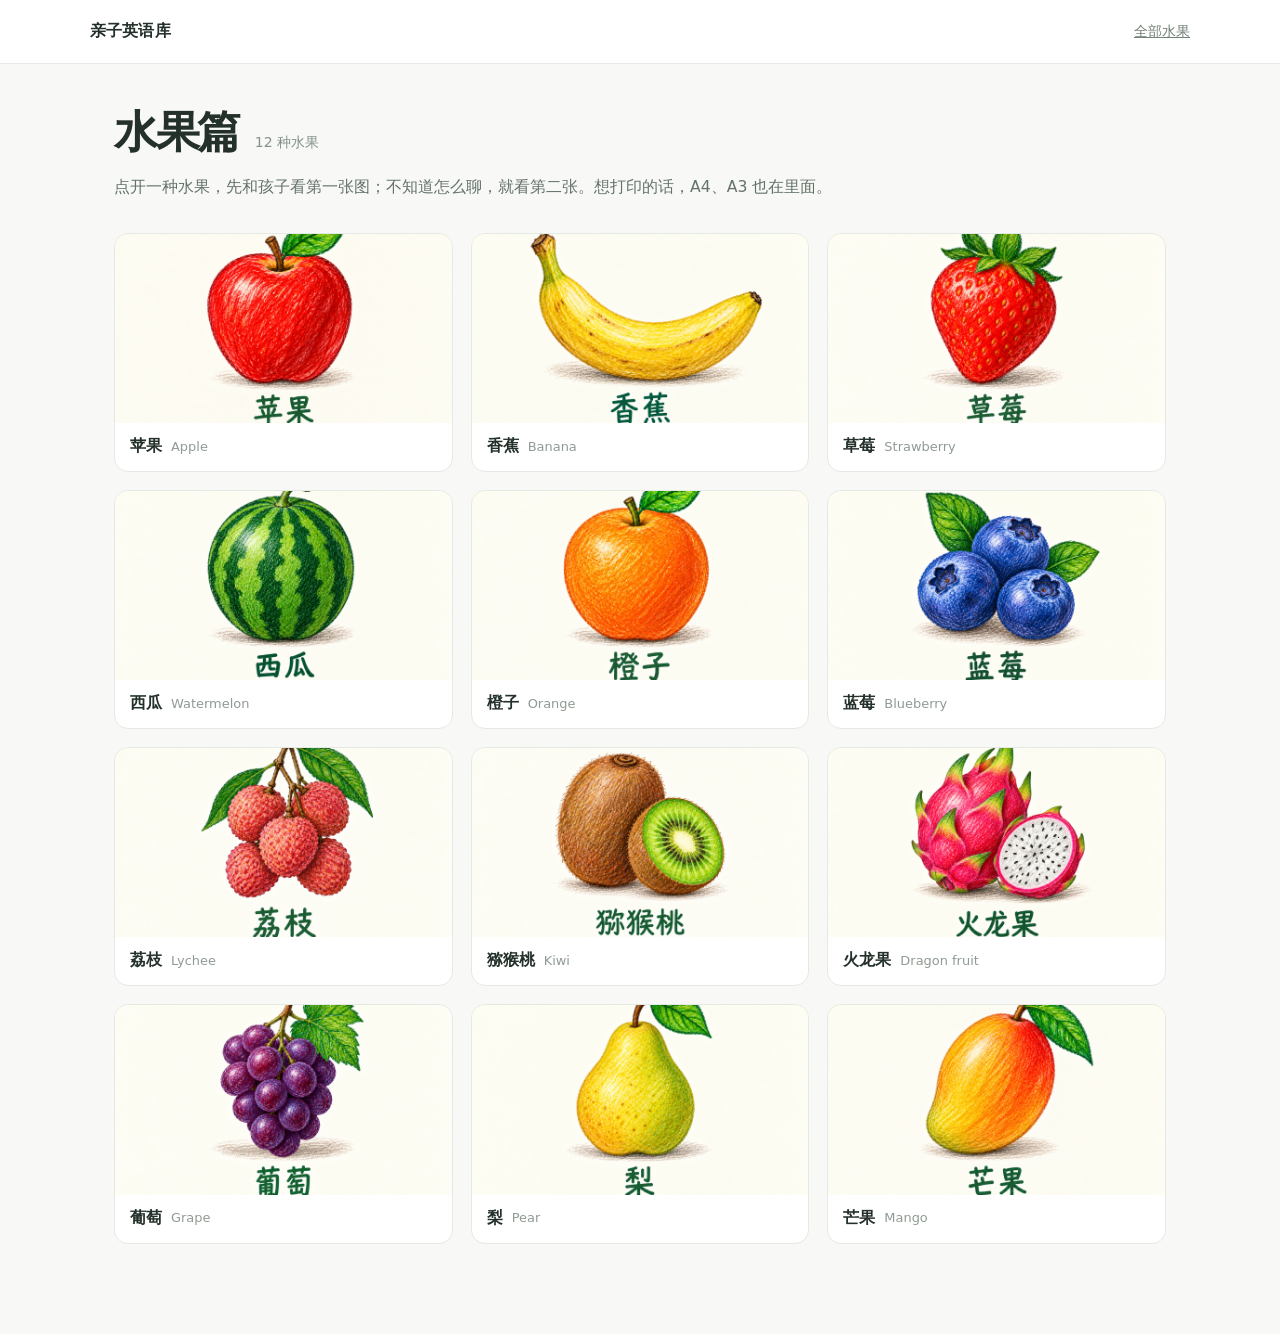
<file: index.html>
<!doctype html>
<html lang="zh-CN"><head><meta charset="utf-8"><meta name="viewport" content="width=device-width,initial-scale=1"><meta name="description" content="12 种水果的认知海报、亲子陪聊指南和 A4/A3 打印文件。"><title>亲子英语·水果篇 | 亲子英语库</title><link rel="stylesheet" href="styles.css"></head>
<body><main class="gallery-page"><header class="site-header"><a class="site-brand" href="index.html">亲子英语库</a><a class="quiet-button" href="index.html">全部水果</a></header><div class="gallery-shell">
<section class="static-view" data-fruit="home"><section class="collection-intro"><div class="collection-title"><h1>水果篇</h1><span>12 种水果</span></div><p>点开一种水果，先和孩子看第一张图；不知道怎么聊，就看第二张。想打印的话，A4、A3 也在里面。</p></section><div class="fruit-grid"><a class="fruit-card" href="index.html?fruit=apple" aria-label="打开苹果 Apple"><div class="fruit-art" style="background-color:#fbe1d6"><span class="fruit-fallback" aria-hidden="true">🍎</span><img src="assets/covers/apple/cover.png" alt="" loading="lazy"></div><div class="fruit-caption"><strong>苹果</strong><span>Apple</span></div></a>
<a class="fruit-card" href="index.html?fruit=banana" aria-label="打开香蕉 Banana"><div class="fruit-art" style="background-color:#fff0b8"><span class="fruit-fallback" aria-hidden="true">🍌</span><img src="assets/covers/banana/cover.png" alt="" loading="lazy"></div><div class="fruit-caption"><strong>香蕉</strong><span>Banana</span></div></a>
<a class="fruit-card" href="index.html?fruit=strawberry" aria-label="打开草莓 Strawberry"><div class="fruit-art" style="background-color:#f9d8dc"><span class="fruit-fallback" aria-hidden="true">🍓</span><img src="assets/covers/strawberry/cover.png" alt="" loading="lazy"></div><div class="fruit-caption"><strong>草莓</strong><span>Strawberry</span></div></a>
<a class="fruit-card" href="index.html?fruit=watermelon" aria-label="打开西瓜 Watermelon"><div class="fruit-art" style="background-color:#dff2d8"><span class="fruit-fallback" aria-hidden="true">🍉</span><img src="assets/covers/watermelon/cover.png" alt="" loading="lazy"></div><div class="fruit-caption"><strong>西瓜</strong><span>Watermelon</span></div></a>
<a class="fruit-card" href="index.html?fruit=orange" aria-label="打开橙子 Orange"><div class="fruit-art" style="background-color:#ffe1c1"><span class="fruit-fallback" aria-hidden="true">🍊</span><img src="assets/covers/orange/cover.png" alt="" loading="lazy"></div><div class="fruit-caption"><strong>橙子</strong><span>Orange</span></div></a>
<a class="fruit-card" href="index.html?fruit=blueberry" aria-label="打开蓝莓 Blueberry"><div class="fruit-art" style="background-color:#e2e3fb"><span class="fruit-fallback" aria-hidden="true">🫐</span><img src="assets/covers/blueberry/cover.png" alt="" loading="lazy"></div><div class="fruit-caption"><strong>蓝莓</strong><span>Blueberry</span></div></a>
<a class="fruit-card" href="index.html?fruit=lychee" aria-label="打开荔枝 Lychee"><div class="fruit-art" style="background-color:#f5dfe7"><span class="fruit-fallback" aria-hidden="true">◍</span><img src="assets/covers/lychee/cover.png" alt="" loading="lazy"></div><div class="fruit-caption"><strong>荔枝</strong><span>Lychee</span></div></a>
<a class="fruit-card" href="index.html?fruit=kiwi" aria-label="打开猕猴桃 Kiwi"><div class="fruit-art" style="background-color:#e6f0d3"><span class="fruit-fallback" aria-hidden="true">🥝</span><img src="assets/covers/kiwi/cover.png" alt="" loading="lazy"></div><div class="fruit-caption"><strong>猕猴桃</strong><span>Kiwi</span></div></a>
<a class="fruit-card" href="index.html?fruit=dragon-fruit" aria-label="打开火龙果 Dragon fruit"><div class="fruit-art" style="background-color:#fae0ef"><span class="fruit-fallback" aria-hidden="true">✿</span><img src="assets/covers/dragon-fruit/cover.png" alt="" loading="lazy"></div><div class="fruit-caption"><strong>火龙果</strong><span>Dragon fruit</span></div></a>
<a class="fruit-card" href="index.html?fruit=grape" aria-label="打开葡萄 Grape"><div class="fruit-art" style="background-color:#e9def7"><span class="fruit-fallback" aria-hidden="true">🍇</span><img src="assets/covers/grape/cover.png" alt="" loading="lazy"></div><div class="fruit-caption"><strong>葡萄</strong><span>Grape</span></div></a>
<a class="fruit-card" href="index.html?fruit=pear" aria-label="打开梨 Pear"><div class="fruit-art" style="background-color:#e9f1cb"><span class="fruit-fallback" aria-hidden="true">🍐</span><img src="assets/covers/pear/cover.png" alt="" loading="lazy"></div><div class="fruit-caption"><strong>梨</strong><span>Pear</span></div></a>
<a class="fruit-card" href="index.html?fruit=mango" aria-label="打开芒果 Mango"><div class="fruit-art" style="background-color:#ffe5b4"><span class="fruit-fallback" aria-hidden="true">🥭</span><img src="assets/covers/mango/cover.png" alt="" loading="lazy"></div><div class="fruit-caption"><strong>芒果</strong><span>Mango</span></div></a></div></section>
<section class="static-view" data-fruit="apple" hidden>
    <div class="detail-top"><a class="back-link" href="index.html"><span aria-hidden="true">←</span> 全部水果</a><span>亲子英语·水果篇</span></div>
    <section class="detail-heading"><h1>苹果 <span>Apple</span></h1><p>先看图，再和孩子聊。想打印的话，往下就能找到文件。</p></section>
    <nav class="detail-nav" aria-label="本页内容"><a href="#poster-apple">认知海报</a><a href="#guide-apple">陪聊指南</a><a href="#howto-apple">怎么用</a><a href="#print-apple">打印文件</a></nav>
    <div class="detail-pages">
      <figure class="detail-page" id="poster-apple"><figcaption><span>01　认知海报</span><a href="assets/fruits/apple/poster.png" target="_blank" rel="noreferrer">查看大图 ↗</a></figcaption><img src="assets/fruits/apple/poster.png" alt="苹果认知海报" loading="lazy"></figure>
      <figure class="detail-page" id="guide-apple"><figcaption><span>02　亲子陪聊指南</span><a href="assets/fruits/apple/guide.png" target="_blank" rel="noreferrer">查看大图 ↗</a></figcaption><img src="assets/fruits/apple/guide.png" alt="苹果亲子陪聊指南" loading="lazy"></figure>
    </div>
    <section class="usage-section" id="howto-apple"><h2>怎么用</h2><p>先和孩子一起看第一张图，试试：指一指苹果，再找找绿色的叶子。</p><div class="say-example"><span>你可以这样说</span><strong lang="en">Look! An apple. It's red.</strong><small>看，一个苹果。它是红色的。</small></div><p>孩子想继续聊，再看看第二张图，挑一个问题问就好。</p></section>
    <section class="print-section" id="print-apple"><h2>打印文件</h2><p>家里打印选 A4，想贴墙或做大幅展示选 A3。每份 PDF 都有两页。</p><div class="file-list">
      <a href="assets/fruits/apple/a4.pdf" download="apple-a4.pdf"><span class="file-icon" aria-hidden="true">PDF</span><span class="file-copy"><strong>A4 家庭打印</strong><small>210 × 297 mm · 两页</small></span><span class="file-action">下载 <span aria-hidden="true">↓</span></span></a>
      <a href="assets/fruits/apple/a3.pdf" download="apple-a3.pdf"><span class="file-icon" aria-hidden="true">PDF</span><span class="file-copy"><strong>A3 大幅展示</strong><small>297 × 420 mm · 两页</small></span><span class="file-action">下载 <span aria-hidden="true">↓</span></span></a>
    </div></section>
  </section>
<section class="static-view" data-fruit="banana" hidden>
    <div class="detail-top"><a class="back-link" href="index.html"><span aria-hidden="true">←</span> 全部水果</a><span>亲子英语·水果篇</span></div>
    <section class="detail-heading"><h1>香蕉 <span>Banana</span></h1><p>先看图，再和孩子聊。想打印的话，往下就能找到文件。</p></section>
    <nav class="detail-nav" aria-label="本页内容"><a href="#poster-banana">认知海报</a><a href="#guide-banana">陪聊指南</a><a href="#howto-banana">怎么用</a><a href="#print-banana">打印文件</a></nav>
    <div class="detail-pages">
      <figure class="detail-page" id="poster-banana"><figcaption><span>01　认知海报</span><a href="assets/fruits/banana/poster.png" target="_blank" rel="noreferrer">查看大图 ↗</a></figcaption><img src="assets/fruits/banana/poster.png" alt="香蕉认知海报" loading="lazy"></figure>
      <figure class="detail-page" id="guide-banana"><figcaption><span>02　亲子陪聊指南</span><a href="assets/fruits/banana/guide.png" target="_blank" rel="noreferrer">查看大图 ↗</a></figcaption><img src="assets/fruits/banana/guide.png" alt="香蕉亲子陪聊指南" loading="lazy"></figure>
    </div>
    <section class="usage-section" id="howto-banana"><h2>怎么用</h2><p>先和孩子一起看第一张图，试试：用手指沿着弯弯的香蕉画一道弧线。</p><div class="say-example"><span>你可以这样说</span><strong lang="en">Look! A banana. It's yellow.</strong><small>看，一根香蕉。它是黄色的。</small></div><p>孩子想继续聊，再看看第二张图，挑一个问题问就好。</p></section>
    <section class="print-section" id="print-banana"><h2>打印文件</h2><p>家里打印选 A4，想贴墙或做大幅展示选 A3。每份 PDF 都有两页。</p><div class="file-list">
      <a href="assets/fruits/banana/a4.pdf" download="banana-a4.pdf"><span class="file-icon" aria-hidden="true">PDF</span><span class="file-copy"><strong>A4 家庭打印</strong><small>210 × 297 mm · 两页</small></span><span class="file-action">下载 <span aria-hidden="true">↓</span></span></a>
      <a href="assets/fruits/banana/a3.pdf" download="banana-a3.pdf"><span class="file-icon" aria-hidden="true">PDF</span><span class="file-copy"><strong>A3 大幅展示</strong><small>297 × 420 mm · 两页</small></span><span class="file-action">下载 <span aria-hidden="true">↓</span></span></a>
    </div></section>
  </section>
<section class="static-view" data-fruit="strawberry" hidden>
    <div class="detail-top"><a class="back-link" href="index.html"><span aria-hidden="true">←</span> 全部水果</a><span>亲子英语·水果篇</span></div>
    <section class="detail-heading"><h1>草莓 <span>Strawberry</span></h1><p>先看图，再和孩子聊。想打印的话，往下就能找到文件。</p></section>
    <nav class="detail-nav" aria-label="本页内容"><a href="#poster-strawberry">认知海报</a><a href="#guide-strawberry">陪聊指南</a><a href="#howto-strawberry">怎么用</a><a href="#print-strawberry">打印文件</a></nav>
    <div class="detail-pages">
      <figure class="detail-page" id="poster-strawberry"><figcaption><span>01　认知海报</span><a href="assets/fruits/strawberry/poster.png" target="_blank" rel="noreferrer">查看大图 ↗</a></figcaption><img src="assets/fruits/strawberry/poster.png" alt="草莓认知海报" loading="lazy"></figure>
      <figure class="detail-page" id="guide-strawberry"><figcaption><span>02　亲子陪聊指南</span><a href="assets/fruits/strawberry/guide.png" target="_blank" rel="noreferrer">查看大图 ↗</a></figcaption><img src="assets/fruits/strawberry/guide.png" alt="草莓亲子陪聊指南" loading="lazy"></figure>
    </div>
    <section class="usage-section" id="howto-strawberry"><h2>怎么用</h2><p>先和孩子一起看第一张图，试试：一起找找草莓表面的小籽。</p><div class="say-example"><span>你可以这样说</span><strong lang="en">Look! A strawberry. It's red.</strong><small>看，一颗草莓。它是红色的。</small></div><p>孩子想继续聊，再看看第二张图，挑一个问题问就好。</p></section>
    <section class="print-section" id="print-strawberry"><h2>打印文件</h2><p>家里打印选 A4，想贴墙或做大幅展示选 A3。每份 PDF 都有两页。</p><div class="file-list">
      <a href="assets/fruits/strawberry/a4.pdf" download="strawberry-a4.pdf"><span class="file-icon" aria-hidden="true">PDF</span><span class="file-copy"><strong>A4 家庭打印</strong><small>210 × 297 mm · 两页</small></span><span class="file-action">下载 <span aria-hidden="true">↓</span></span></a>
      <a href="assets/fruits/strawberry/a3.pdf" download="strawberry-a3.pdf"><span class="file-icon" aria-hidden="true">PDF</span><span class="file-copy"><strong>A3 大幅展示</strong><small>297 × 420 mm · 两页</small></span><span class="file-action">下载 <span aria-hidden="true">↓</span></span></a>
    </div></section>
  </section>
<section class="static-view" data-fruit="watermelon" hidden>
    <div class="detail-top"><a class="back-link" href="index.html"><span aria-hidden="true">←</span> 全部水果</a><span>亲子英语·水果篇</span></div>
    <section class="detail-heading"><h1>西瓜 <span>Watermelon</span></h1><p>先看图，再和孩子聊。想打印的话，往下就能找到文件。</p></section>
    <nav class="detail-nav" aria-label="本页内容"><a href="#poster-watermelon">认知海报</a><a href="#guide-watermelon">陪聊指南</a><a href="#howto-watermelon">怎么用</a><a href="#print-watermelon">打印文件</a></nav>
    <div class="detail-pages">
      <figure class="detail-page" id="poster-watermelon"><figcaption><span>01　认知海报</span><a href="assets/fruits/watermelon/poster.png" target="_blank" rel="noreferrer">查看大图 ↗</a></figcaption><img src="assets/fruits/watermelon/poster.png" alt="西瓜认知海报" loading="lazy"></figure>
      <figure class="detail-page" id="guide-watermelon"><figcaption><span>02　亲子陪聊指南</span><a href="assets/fruits/watermelon/guide.png" target="_blank" rel="noreferrer">查看大图 ↗</a></figcaption><img src="assets/fruits/watermelon/guide.png" alt="西瓜亲子陪聊指南" loading="lazy"></figure>
    </div>
    <section class="usage-section" id="howto-watermelon"><h2>怎么用</h2><p>先和孩子一起看第一张图，试试：指一指西瓜皮上深浅不同的条纹。</p><div class="say-example"><span>你可以这样说</span><strong lang="en">Look! A watermelon. It's green.</strong><small>看，一个西瓜。它是绿色的。</small></div><p>孩子想继续聊，再看看第二张图，挑一个问题问就好。</p></section>
    <section class="print-section" id="print-watermelon"><h2>打印文件</h2><p>家里打印选 A4，想贴墙或做大幅展示选 A3。每份 PDF 都有两页。</p><div class="file-list">
      <a href="assets/fruits/watermelon/a4.pdf" download="watermelon-a4.pdf"><span class="file-icon" aria-hidden="true">PDF</span><span class="file-copy"><strong>A4 家庭打印</strong><small>210 × 297 mm · 两页</small></span><span class="file-action">下载 <span aria-hidden="true">↓</span></span></a>
      <a href="assets/fruits/watermelon/a3.pdf" download="watermelon-a3.pdf"><span class="file-icon" aria-hidden="true">PDF</span><span class="file-copy"><strong>A3 大幅展示</strong><small>297 × 420 mm · 两页</small></span><span class="file-action">下载 <span aria-hidden="true">↓</span></span></a>
    </div></section>
  </section>
<section class="static-view" data-fruit="orange" hidden>
    <div class="detail-top"><a class="back-link" href="index.html"><span aria-hidden="true">←</span> 全部水果</a><span>亲子英语·水果篇</span></div>
    <section class="detail-heading"><h1>橙子 <span>Orange</span></h1><p>先看图，再和孩子聊。想打印的话，往下就能找到文件。</p></section>
    <nav class="detail-nav" aria-label="本页内容"><a href="#poster-orange">认知海报</a><a href="#guide-orange">陪聊指南</a><a href="#howto-orange">怎么用</a><a href="#print-orange">打印文件</a></nav>
    <div class="detail-pages">
      <figure class="detail-page" id="poster-orange"><figcaption><span>01　认知海报</span><a href="assets/fruits/orange/poster.png" target="_blank" rel="noreferrer">查看大图 ↗</a></figcaption><img src="assets/fruits/orange/poster.png" alt="橙子认知海报" loading="lazy"></figure>
      <figure class="detail-page" id="guide-orange"><figcaption><span>02　亲子陪聊指南</span><a href="assets/fruits/orange/guide.png" target="_blank" rel="noreferrer">查看大图 ↗</a></figcaption><img src="assets/fruits/orange/guide.png" alt="橙子亲子陪聊指南" loading="lazy"></figure>
    </div>
    <section class="usage-section" id="howto-orange"><h2>怎么用</h2><p>先和孩子一起看第一张图，试试：用手指比一比橙子圆圆的形状。</p><div class="say-example"><span>你可以这样说</span><strong lang="en">Look! An orange. It's orange.</strong><small>看，一个橙子。它是橙色的。</small></div><p>孩子想继续聊，再看看第二张图，挑一个问题问就好。</p></section>
    <section class="print-section" id="print-orange"><h2>打印文件</h2><p>家里打印选 A4，想贴墙或做大幅展示选 A3。每份 PDF 都有两页。</p><div class="file-list">
      <a href="assets/fruits/orange/a4.pdf" download="orange-a4.pdf"><span class="file-icon" aria-hidden="true">PDF</span><span class="file-copy"><strong>A4 家庭打印</strong><small>210 × 297 mm · 两页</small></span><span class="file-action">下载 <span aria-hidden="true">↓</span></span></a>
      <a href="assets/fruits/orange/a3.pdf" download="orange-a3.pdf"><span class="file-icon" aria-hidden="true">PDF</span><span class="file-copy"><strong>A3 大幅展示</strong><small>297 × 420 mm · 两页</small></span><span class="file-action">下载 <span aria-hidden="true">↓</span></span></a>
    </div></section>
  </section>
<section class="static-view" data-fruit="blueberry" hidden>
    <div class="detail-top"><a class="back-link" href="index.html"><span aria-hidden="true">←</span> 全部水果</a><span>亲子英语·水果篇</span></div>
    <section class="detail-heading"><h1>蓝莓 <span>Blueberry</span></h1><p>先看图，再和孩子聊。想打印的话，往下就能找到文件。</p></section>
    <nav class="detail-nav" aria-label="本页内容"><a href="#poster-blueberry">认知海报</a><a href="#guide-blueberry">陪聊指南</a><a href="#howto-blueberry">怎么用</a><a href="#print-blueberry">打印文件</a></nav>
    <div class="detail-pages">
      <figure class="detail-page" id="poster-blueberry"><figcaption><span>01　认知海报</span><a href="assets/fruits/blueberry/poster.png" target="_blank" rel="noreferrer">查看大图 ↗</a></figcaption><img src="assets/fruits/blueberry/poster.png" alt="蓝莓认知海报" loading="lazy"></figure>
      <figure class="detail-page" id="guide-blueberry"><figcaption><span>02　亲子陪聊指南</span><a href="assets/fruits/blueberry/guide.png" target="_blank" rel="noreferrer">查看大图 ↗</a></figcaption><img src="assets/fruits/blueberry/guide.png" alt="蓝莓亲子陪聊指南" loading="lazy"></figure>
    </div>
    <section class="usage-section" id="howto-blueberry"><h2>怎么用</h2><p>先和孩子一起看第一张图，试试：数一数图里有几颗蓝莓。</p><div class="say-example"><span>你可以这样说</span><strong lang="en">Look! Blueberries. They're blue.</strong><small>看，蓝莓。它们是蓝色的。</small></div><p>孩子想继续聊，再看看第二张图，挑一个问题问就好。</p></section>
    <section class="print-section" id="print-blueberry"><h2>打印文件</h2><p>家里打印选 A4，想贴墙或做大幅展示选 A3。每份 PDF 都有两页。</p><div class="file-list">
      <a href="assets/fruits/blueberry/a4.pdf" download="blueberry-a4.pdf"><span class="file-icon" aria-hidden="true">PDF</span><span class="file-copy"><strong>A4 家庭打印</strong><small>210 × 297 mm · 两页</small></span><span class="file-action">下载 <span aria-hidden="true">↓</span></span></a>
      <a href="assets/fruits/blueberry/a3.pdf" download="blueberry-a3.pdf"><span class="file-icon" aria-hidden="true">PDF</span><span class="file-copy"><strong>A3 大幅展示</strong><small>297 × 420 mm · 两页</small></span><span class="file-action">下载 <span aria-hidden="true">↓</span></span></a>
    </div></section>
  </section>
<section class="static-view" data-fruit="lychee" hidden>
    <div class="detail-top"><a class="back-link" href="index.html"><span aria-hidden="true">←</span> 全部水果</a><span>亲子英语·水果篇</span></div>
    <section class="detail-heading"><h1>荔枝 <span>Lychee</span></h1><p>先看图，再和孩子聊。想打印的话，往下就能找到文件。</p></section>
    <nav class="detail-nav" aria-label="本页内容"><a href="#poster-lychee">认知海报</a><a href="#guide-lychee">陪聊指南</a><a href="#howto-lychee">怎么用</a><a href="#print-lychee">打印文件</a></nav>
    <div class="detail-pages">
      <figure class="detail-page" id="poster-lychee"><figcaption><span>01　认知海报</span><a href="assets/fruits/lychee/poster.png" target="_blank" rel="noreferrer">查看大图 ↗</a></figcaption><img src="assets/fruits/lychee/poster.png" alt="荔枝认知海报" loading="lazy"></figure>
      <figure class="detail-page" id="guide-lychee"><figcaption><span>02　亲子陪聊指南</span><a href="assets/fruits/lychee/guide.png" target="_blank" rel="noreferrer">查看大图 ↗</a></figcaption><img src="assets/fruits/lychee/guide.png" alt="荔枝亲子陪聊指南" loading="lazy"></figure>
    </div>
    <section class="usage-section" id="howto-lychee"><h2>怎么用</h2><p>先和孩子一起看第一张图，试试：数一数这一小串荔枝有几颗。</p><div class="say-example"><span>你可以这样说</span><strong lang="en">Look! Lychees. They're red.</strong><small>看，荔枝。它们是红色的。</small></div><p>孩子想继续聊，再看看第二张图，挑一个问题问就好。</p></section>
    <section class="print-section" id="print-lychee"><h2>打印文件</h2><p>家里打印选 A4，想贴墙或做大幅展示选 A3。每份 PDF 都有两页。</p><div class="file-list">
      <a href="assets/fruits/lychee/a4.pdf" download="lychee-a4.pdf"><span class="file-icon" aria-hidden="true">PDF</span><span class="file-copy"><strong>A4 家庭打印</strong><small>210 × 297 mm · 两页</small></span><span class="file-action">下载 <span aria-hidden="true">↓</span></span></a>
      <a href="assets/fruits/lychee/a3.pdf" download="lychee-a3.pdf"><span class="file-icon" aria-hidden="true">PDF</span><span class="file-copy"><strong>A3 大幅展示</strong><small>297 × 420 mm · 两页</small></span><span class="file-action">下载 <span aria-hidden="true">↓</span></span></a>
    </div></section>
  </section>
<section class="static-view" data-fruit="kiwi" hidden>
    <div class="detail-top"><a class="back-link" href="index.html"><span aria-hidden="true">←</span> 全部水果</a><span>亲子英语·水果篇</span></div>
    <section class="detail-heading"><h1>猕猴桃 <span>Kiwi</span></h1><p>先看图，再和孩子聊。想打印的话，往下就能找到文件。</p></section>
    <nav class="detail-nav" aria-label="本页内容"><a href="#poster-kiwi">认知海报</a><a href="#guide-kiwi">陪聊指南</a><a href="#howto-kiwi">怎么用</a><a href="#print-kiwi">打印文件</a></nav>
    <div class="detail-pages">
      <figure class="detail-page" id="poster-kiwi"><figcaption><span>01　认知海报</span><a href="assets/fruits/kiwi/poster.png" target="_blank" rel="noreferrer">查看大图 ↗</a></figcaption><img src="assets/fruits/kiwi/poster.png" alt="猕猴桃认知海报" loading="lazy"></figure>
      <figure class="detail-page" id="guide-kiwi"><figcaption><span>02　亲子陪聊指南</span><a href="assets/fruits/kiwi/guide.png" target="_blank" rel="noreferrer">查看大图 ↗</a></figcaption><img src="assets/fruits/kiwi/guide.png" alt="猕猴桃亲子陪聊指南" loading="lazy"></figure>
    </div>
    <section class="usage-section" id="howto-kiwi"><h2>怎么用</h2><p>先和孩子一起看第一张图，试试：再看看切开的半颗，里面是什么颜色？</p><div class="say-example"><span>你可以这样说</span><strong lang="en">Look! A kiwi. It's brown.</strong><small>看，一个猕猴桃。它是棕色的。</small></div><p>孩子想继续聊，再看看第二张图，挑一个问题问就好。</p></section>
    <section class="print-section" id="print-kiwi"><h2>打印文件</h2><p>家里打印选 A4，想贴墙或做大幅展示选 A3。每份 PDF 都有两页。</p><div class="file-list">
      <a href="assets/fruits/kiwi/a4.pdf" download="kiwi-a4.pdf"><span class="file-icon" aria-hidden="true">PDF</span><span class="file-copy"><strong>A4 家庭打印</strong><small>210 × 297 mm · 两页</small></span><span class="file-action">下载 <span aria-hidden="true">↓</span></span></a>
      <a href="assets/fruits/kiwi/a3.pdf" download="kiwi-a3.pdf"><span class="file-icon" aria-hidden="true">PDF</span><span class="file-copy"><strong>A3 大幅展示</strong><small>297 × 420 mm · 两页</small></span><span class="file-action">下载 <span aria-hidden="true">↓</span></span></a>
    </div></section>
  </section>
<section class="static-view" data-fruit="dragon-fruit" hidden>
    <div class="detail-top"><a class="back-link" href="index.html"><span aria-hidden="true">←</span> 全部水果</a><span>亲子英语·水果篇</span></div>
    <section class="detail-heading"><h1>火龙果 <span>Dragon fruit</span></h1><p>先看图，再和孩子聊。想打印的话，往下就能找到文件。</p></section>
    <nav class="detail-nav" aria-label="本页内容"><a href="#poster-dragon-fruit">认知海报</a><a href="#guide-dragon-fruit">陪聊指南</a><a href="#howto-dragon-fruit">怎么用</a><a href="#print-dragon-fruit">打印文件</a></nav>
    <div class="detail-pages">
      <figure class="detail-page" id="poster-dragon-fruit"><figcaption><span>01　认知海报</span><a href="assets/fruits/dragon-fruit/poster.png" target="_blank" rel="noreferrer">查看大图 ↗</a></figcaption><img src="assets/fruits/dragon-fruit/poster.png" alt="火龙果认知海报" loading="lazy"></figure>
      <figure class="detail-page" id="guide-dragon-fruit"><figcaption><span>02　亲子陪聊指南</span><a href="assets/fruits/dragon-fruit/guide.png" target="_blank" rel="noreferrer">查看大图 ↗</a></figcaption><img src="assets/fruits/dragon-fruit/guide.png" alt="火龙果亲子陪聊指南" loading="lazy"></figure>
    </div>
    <section class="usage-section" id="howto-dragon-fruit"><h2>怎么用</h2><p>先和孩子一起看第一张图，试试：找找切开后白色果肉里的小黑籽。</p><div class="say-example"><span>你可以这样说</span><strong lang="en">Look! A dragon fruit. It's pink.</strong><small>看，一个火龙果。它是粉色的。</small></div><p>孩子想继续聊，再看看第二张图，挑一个问题问就好。</p></section>
    <section class="print-section" id="print-dragon-fruit"><h2>打印文件</h2><p>家里打印选 A4，想贴墙或做大幅展示选 A3。每份 PDF 都有两页。</p><div class="file-list">
      <a href="assets/fruits/dragon-fruit/a4.pdf" download="dragon-fruit-a4.pdf"><span class="file-icon" aria-hidden="true">PDF</span><span class="file-copy"><strong>A4 家庭打印</strong><small>210 × 297 mm · 两页</small></span><span class="file-action">下载 <span aria-hidden="true">↓</span></span></a>
      <a href="assets/fruits/dragon-fruit/a3.pdf" download="dragon-fruit-a3.pdf"><span class="file-icon" aria-hidden="true">PDF</span><span class="file-copy"><strong>A3 大幅展示</strong><small>297 × 420 mm · 两页</small></span><span class="file-action">下载 <span aria-hidden="true">↓</span></span></a>
    </div></section>
  </section>
<section class="static-view" data-fruit="grape" hidden>
    <div class="detail-top"><a class="back-link" href="index.html"><span aria-hidden="true">←</span> 全部水果</a><span>亲子英语·水果篇</span></div>
    <section class="detail-heading"><h1>葡萄 <span>Grape</span></h1><p>先看图，再和孩子聊。想打印的话，往下就能找到文件。</p></section>
    <nav class="detail-nav" aria-label="本页内容"><a href="#poster-grape">认知海报</a><a href="#guide-grape">陪聊指南</a><a href="#howto-grape">怎么用</a><a href="#print-grape">打印文件</a></nav>
    <div class="detail-pages">
      <figure class="detail-page" id="poster-grape"><figcaption><span>01　认知海报</span><a href="assets/fruits/grape/poster.png" target="_blank" rel="noreferrer">查看大图 ↗</a></figcaption><img src="assets/fruits/grape/poster.png" alt="葡萄认知海报" loading="lazy"></figure>
      <figure class="detail-page" id="guide-grape"><figcaption><span>02　亲子陪聊指南</span><a href="assets/fruits/grape/guide.png" target="_blank" rel="noreferrer">查看大图 ↗</a></figcaption><img src="assets/fruits/grape/guide.png" alt="葡萄亲子陪聊指南" loading="lazy"></figure>
    </div>
    <section class="usage-section" id="howto-grape"><h2>怎么用</h2><p>先和孩子一起看第一张图，试试：指一指，这些葡萄是怎样连在一起的？</p><div class="say-example"><span>你可以这样说</span><strong lang="en">Look! Grapes. They're purple.</strong><small>看，葡萄。它们是紫色的。</small></div><p>孩子想继续聊，再看看第二张图，挑一个问题问就好。</p></section>
    <section class="print-section" id="print-grape"><h2>打印文件</h2><p>家里打印选 A4，想贴墙或做大幅展示选 A3。每份 PDF 都有两页。</p><div class="file-list">
      <a href="assets/fruits/grape/a4.pdf" download="grape-a4.pdf"><span class="file-icon" aria-hidden="true">PDF</span><span class="file-copy"><strong>A4 家庭打印</strong><small>210 × 297 mm · 两页</small></span><span class="file-action">下载 <span aria-hidden="true">↓</span></span></a>
      <a href="assets/fruits/grape/a3.pdf" download="grape-a3.pdf"><span class="file-icon" aria-hidden="true">PDF</span><span class="file-copy"><strong>A3 大幅展示</strong><small>297 × 420 mm · 两页</small></span><span class="file-action">下载 <span aria-hidden="true">↓</span></span></a>
    </div></section>
  </section>
<section class="static-view" data-fruit="pear" hidden>
    <div class="detail-top"><a class="back-link" href="index.html"><span aria-hidden="true">←</span> 全部水果</a><span>亲子英语·水果篇</span></div>
    <section class="detail-heading"><h1>梨 <span>Pear</span></h1><p>先看图，再和孩子聊。想打印的话，往下就能找到文件。</p></section>
    <nav class="detail-nav" aria-label="本页内容"><a href="#poster-pear">认知海报</a><a href="#guide-pear">陪聊指南</a><a href="#howto-pear">怎么用</a><a href="#print-pear">打印文件</a></nav>
    <div class="detail-pages">
      <figure class="detail-page" id="poster-pear"><figcaption><span>01　认知海报</span><a href="assets/fruits/pear/poster.png" target="_blank" rel="noreferrer">查看大图 ↗</a></figcaption><img src="assets/fruits/pear/poster.png" alt="梨认知海报" loading="lazy"></figure>
      <figure class="detail-page" id="guide-pear"><figcaption><span>02　亲子陪聊指南</span><a href="assets/fruits/pear/guide.png" target="_blank" rel="noreferrer">查看大图 ↗</a></figcaption><img src="assets/fruits/pear/guide.png" alt="梨亲子陪聊指南" loading="lazy"></figure>
    </div>
    <section class="usage-section" id="howto-pear"><h2>怎么用</h2><p>先和孩子一起看第一张图，试试：用手指沿着梨上窄下宽的形状画一圈。</p><div class="say-example"><span>你可以这样说</span><strong lang="en">Look! A pear. It's yellow.</strong><small>看，一个梨。它是黄色的。</small></div><p>孩子想继续聊，再看看第二张图，挑一个问题问就好。</p></section>
    <section class="print-section" id="print-pear"><h2>打印文件</h2><p>家里打印选 A4，想贴墙或做大幅展示选 A3。每份 PDF 都有两页。</p><div class="file-list">
      <a href="assets/fruits/pear/a4.pdf" download="pear-a4.pdf"><span class="file-icon" aria-hidden="true">PDF</span><span class="file-copy"><strong>A4 家庭打印</strong><small>210 × 297 mm · 两页</small></span><span class="file-action">下载 <span aria-hidden="true">↓</span></span></a>
      <a href="assets/fruits/pear/a3.pdf" download="pear-a3.pdf"><span class="file-icon" aria-hidden="true">PDF</span><span class="file-copy"><strong>A3 大幅展示</strong><small>297 × 420 mm · 两页</small></span><span class="file-action">下载 <span aria-hidden="true">↓</span></span></a>
    </div></section>
  </section>
<section class="static-view" data-fruit="mango" hidden>
    <div class="detail-top"><a class="back-link" href="index.html"><span aria-hidden="true">←</span> 全部水果</a><span>亲子英语·水果篇</span></div>
    <section class="detail-heading"><h1>芒果 <span>Mango</span></h1><p>先看图，再和孩子聊。想打印的话，往下就能找到文件。</p></section>
    <nav class="detail-nav" aria-label="本页内容"><a href="#poster-mango">认知海报</a><a href="#guide-mango">陪聊指南</a><a href="#howto-mango">怎么用</a><a href="#print-mango">打印文件</a></nav>
    <div class="detail-pages">
      <figure class="detail-page" id="poster-mango"><figcaption><span>01　认知海报</span><a href="assets/fruits/mango/poster.png" target="_blank" rel="noreferrer">查看大图 ↗</a></figcaption><img src="assets/fruits/mango/poster.png" alt="芒果认知海报" loading="lazy"></figure>
      <figure class="detail-page" id="guide-mango"><figcaption><span>02　亲子陪聊指南</span><a href="assets/fruits/mango/guide.png" target="_blank" rel="noreferrer">查看大图 ↗</a></figcaption><img src="assets/fruits/mango/guide.png" alt="芒果亲子陪聊指南" loading="lazy"></figure>
    </div>
    <section class="usage-section" id="howto-mango"><h2>怎么用</h2><p>先和孩子一起看第一张图，试试：找找芒果皮上还有哪些颜色。</p><div class="say-example"><span>你可以这样说</span><strong lang="en">Look! A mango. It's orange.</strong><small>看，一个芒果。它是橙色的。</small></div><p>孩子想继续聊，再看看第二张图，挑一个问题问就好。</p></section>
    <section class="print-section" id="print-mango"><h2>打印文件</h2><p>家里打印选 A4，想贴墙或做大幅展示选 A3。每份 PDF 都有两页。</p><div class="file-list">
      <a href="assets/fruits/mango/a4.pdf" download="mango-a4.pdf"><span class="file-icon" aria-hidden="true">PDF</span><span class="file-copy"><strong>A4 家庭打印</strong><small>210 × 297 mm · 两页</small></span><span class="file-action">下载 <span aria-hidden="true">↓</span></span></a>
      <a href="assets/fruits/mango/a3.pdf" download="mango-a3.pdf"><span class="file-icon" aria-hidden="true">PDF</span><span class="file-copy"><strong>A3 大幅展示</strong><small>297 × 420 mm · 两页</small></span><span class="file-action">下载 <span aria-hidden="true">↓</span></span></a>
    </div></section>
  </section>
</div></main><script>
const views=[...document.querySelectorAll(".static-view")];
const slug=new URLSearchParams(location.search).get("fruit");
const current=views.find((view)=>view.dataset.fruit===slug)||views[0];
for(const view of views)view.hidden=view!==current;
if(slug&&current!==views[0])document.title=current.querySelector("h1").textContent.trim()+" | 亲子英语·水果篇";
if(location.hash)requestAnimationFrame(()=>document.getElementById(location.hash.slice(1))?.scrollIntoView());
</script></body></html>
</file>
<file: styles.css>
:root { color-scheme: light; }
* { box-sizing: border-box; }
html { font-size: 16px; }
body { margin: 0; color: #26352e; background: #fcfaf5; font-family: "PingFang SC", "Microsoft YaHei", system-ui, sans-serif; }
button, input { font: inherit; }
button { cursor: pointer; }
button:focus-visible, input:focus-visible, a:focus-visible { outline: 3px solid #f2a94a; outline-offset: 3px; }
.eyebrow { margin: 0; color: #ad5a35; font-size: .82rem; font-weight: 800; letter-spacing: .14em; }
.loading-screen { min-height: 100vh; display: grid; place-items: center; font-size: 1.1rem; }

.entry-page { position: relative; min-height: 100vh; overflow: hidden; display: grid; place-items: center; padding: 32px 20px; background: radial-gradient(circle at 15% 18%, #ffefc3 0 11%, transparent 11.2%), radial-gradient(circle at 88% 83%, #e6f0d1 0 16%, transparent 16.2%), #f8f5ed; }
.entry-page::before, .entry-page::after { content: ""; position: absolute; width: 26vw; height: 26vw; border: 2px dashed #cbd3a7; border-radius: 50%; opacity: .5; pointer-events: none; }
.entry-page::before { left: -12vw; bottom: -9vw; }.entry-page::after { right: -12vw; top: -13vw; }
.entry-sun { position: absolute; top: 7%; right: 16%; color: #f2b74e; font-size: clamp(3rem, 7vw, 6rem); transform: rotate(-14deg); }
.entry-fruits { position: absolute; bottom: 6%; left: 50%; transform: translateX(-50%); white-space: nowrap; font-size: clamp(1.5rem, 3vw, 2.4rem); }
.entry-card { z-index: 1; width: min(650px, 100%); padding: clamp(30px, 6vw, 54px); border: 2px solid #dce4cf; border-radius: 30px; background: #fffef9; box-shadow: 0 22px 70px rgba(71, 82, 48, .12); text-align: center; }
.brand-mark { display: grid; place-items: center; width: 70px; height: 70px; margin: 0 auto 17px; border-radius: 21px; background: #fff0df; font-size: 2.5rem; transform: rotate(-7deg); }
.entry-card h1 { margin: 9px 0 8px; font-size: clamp(2.2rem, 6vw, 3.3rem); letter-spacing: -.05em; line-height: 1.2; }
.entry-copy { margin: 0; color: #5f6c61; font-size: 1.1rem; line-height: 1.7; }
.code-form { margin-top: 35px; text-align: left; }
.code-form label { display: block; margin-bottom: 10px; font-weight: 800; }
.code-row { display: flex; gap: 10px; }
.code-row input { width: 100%; min-width: 0; padding: 14px 16px; border: 2px solid #d4ddca; border-radius: 13px; background: white; color: #26352e; font-weight: 700; letter-spacing: .04em; }
.code-row input::placeholder { color: #9aa59b; font-weight: 400; letter-spacing: 0; }
.code-row button, .download-button { flex: none; border: 0; border-radius: 13px; background: #2f6c59; color: #fff; padding: 14px 19px; font-weight: 800; text-decoration: none; }
.code-row button:disabled { opacity: .6; cursor: wait; }
.form-error { color: #b3423b; font-size: .9rem; }
.entry-scenes { display: flex; justify-content: center; flex-wrap: wrap; gap: 8px; margin-top: 27px; }
.entry-scenes span { border-radius: 99px; background: #f2f4e9; padding: 6px 11px; color: #526c51; font-size: .82rem; font-weight: 700; }
.entry-help { margin: 24px 0 0; color: #7d877d; font-size: .85rem; }

.gallery-page { min-height: 100vh; }
.site-header { height: 74px; display: flex; align-items: center; justify-content: space-between; padding: 0 max(24px, calc((100vw - 1240px) / 2)); background: #fffef9; border-bottom: 1px solid #e8e6d9; }
.site-brand { display: flex; align-items: center; gap: 12px; font-weight: 850; font-size: 1rem; }
.site-brand { border: 0; background: transparent; color: inherit; padding: 0; text-align: left; }
.site-brand-icon { display: grid; place-items: center; width: 40px; height: 40px; border-radius: 12px; background: #fff0df; font-size: 1.5rem; }
.quiet-button { border: 0; background: transparent; color: #6e776d; font-size: .9rem; }
.gallery-shell { max-width: 1240px; margin: 0 auto; padding: 45px 24px 90px; }
.category-grid { display: grid; grid-template-columns: minmax(0, 720px); margin-top: 34px; }
.category-card { width: 100%; overflow: hidden; display: grid; grid-template-columns: 45% 55%; border: 2px solid #e2e4d5; border-radius: 24px; background: #fffef9; padding: 0; color: inherit; text-align: left; box-shadow: 0 11px 35px rgba(46, 70, 50, .08); transition: transform .2s, box-shadow .2s; }
.category-card:hover { transform: translateY(-4px); box-shadow: 0 18px 45px rgba(46, 70, 50, .14); }
.category-art { min-height: 275px; position: relative; overflow: hidden; background: radial-gradient(circle at 36% 38%, #fff9e9 0 17%, transparent 17.5%), #e8f0d7; }
.category-art span { position: absolute; font-size: 4.3rem; filter: drop-shadow(0 8px 5px rgba(75, 76, 49, .14)); }
.category-art span:nth-child(1) { top: 18%; left: 12%; transform: rotate(-13deg); }.category-art span:nth-child(2) { top: 10%; right: 11%; transform: rotate(17deg); }.category-art span:nth-child(3) { bottom: 9%; left: 28%; transform: rotate(8deg); }.category-art span:nth-child(4) { bottom: 13%; right: 6%; transform: rotate(-8deg); }.category-art span:nth-child(5) { top: 47%; right: 39%; transform: rotate(18deg); }
.category-copy { padding: 34px 33px; display: flex; flex-direction: column; align-items: flex-start; justify-content: center; }.category-copy h2 { margin: 11px 0 8px; font-size: 2.4rem; }.category-copy > p:not(.eyebrow) { margin: 0; color: #667366; line-height: 1.7; }.category-copy strong { margin-top: 25px; color: #2f6c59; }
.breadcrumbs { display: flex; align-items: center; flex-wrap: wrap; gap: 11px; margin: 0 0 26px; color: #809081; font-size: .88rem; }.breadcrumbs button { border: 0; background: transparent; padding: 0; color: #5e7962; }.breadcrumbs strong { color: #354d3e; }
.guide-strip { display: flex; align-items: center; width: 100%; gap: 18px; border: 2px solid #dfebd7; border-radius: 16px; background: #f2f8eb; padding: 17px 20px; margin: 31px 0 34px; color: inherit; text-align: left; }.guide-strip > span:nth-child(2) { display: flex; flex-direction: column; gap: 4px; }.guide-strip small { color: #718274; font-size: .84rem; }.guide-icon { width: 46px; height: 46px; flex: none; display: grid; place-items: center; border-radius: 13px; background: #e0eecf; color: #699157; font-size: 1.6rem; }.guide-arrow { margin-left: auto; font-size: 1.5rem; color: #478366; }
.detail-heading { display: flex; justify-content: space-between; align-items: end; gap: 22px; margin-bottom: 27px; }.detail-heading h1 { margin: 7px 0 7px; font-size: clamp(2rem, 4vw, 3rem); }.detail-heading p:last-child { margin: 0; color: #718074; line-height: 1.65; }.back-button { flex: none; border: 2px solid #dce6d6; border-radius: 12px; background: #fffef9; color: #45745a; padding: 10px 15px; font-weight: 700; }
.first-look { display: grid; grid-template-columns: minmax(0, 1fr) minmax(300px, .9fr); gap: 28px; align-items: center; margin-bottom: 28px; padding: 22px; border: 1px solid #e6e7dc; border-radius: 20px; background: #fffefb; }
.first-look-art { overflow: hidden; border-radius: 14px; background: #fffdf5; }
.first-look-art img { display: block; width: 100%; height: auto; }
.first-look-copy h2 { margin: 8px 0; font-size: clamp(1.45rem, 2.5vw, 2rem); }
.first-look-help, .first-look-end { color: #6c796e; line-height: 1.65; }
.first-look-help { margin: 0 0 22px; }.first-look-end { margin: 17px 0 0; font-size: .88rem; }
.first-look-line { padding: 15px 0; border-top: 1px solid #e9e8dc; }
.first-look-line span { display: block; margin-bottom: 7px; color: #a76b4f; font-size: .83rem; font-weight: 800; }
.first-look-line strong { display: block; color: #2e604c; font-size: clamp(1.12rem, 2.2vw, 1.42rem); line-height: 1.5; }
.first-look-line small { display: block; margin-top: 4px; color: #748076; font-size: .85rem; }
.first-look-line p { margin: 0; line-height: 1.65; }
.detail-layout { display: grid; grid-template-columns: minmax(0, 1fr) 280px; gap: 23px; align-items: start; }.images-panel, .print-panel { border: 1px solid #e6e7dc; border-radius: 18px; background: #fffefb; }.images-panel { padding: 22px; }.panel-title { display: flex; align-items: baseline; justify-content: space-between; gap: 12px; margin-bottom: 18px; }.panel-title h2 { margin: 0; font-size: 1.2rem; }.panel-title span { color: #819082; font-size: .85rem; }.detail-images { display: grid; grid-template-columns: repeat(2, minmax(0,1fr)); gap: 16px; }.detail-images figure { min-width: 0; margin: 0; }.detail-images figcaption { margin-bottom: 10px; color: #547258; font-weight: 800; font-size: .9rem; }.detail-images img { display: block; width: 100%; height: auto; border: 1px solid #f0eee4; box-shadow: 0 6px 18px rgba(45,62,45,.1); }
.detail-pages { display: grid; gap: 24px; }
.detail-page { min-width: 0; margin: 0; overflow: hidden; border: 1px solid #e6e7dc; border-radius: 12px; background: #fffefa; }
.detail-page figcaption { display: flex; align-items: center; justify-content: space-between; gap: 12px; padding: 15px 17px; border-bottom: 1px solid #e6e7dc; color: #385943; font-weight: 800; }
.original-image-link { color: #2f6c59; font-size: .88rem; font-weight: 800; text-decoration: none; white-space: nowrap; }
.original-image-link:hover { text-decoration: underline; }
.detail-page img { display: block; width: min(100%, 620px); height: auto; margin: 14px auto; }
.print-panel { position: sticky; top: 20px; padding: 22px; }.print-panel h2 { margin: 6px 0 7px; font-size: 1.4rem; }.print-panel > p:not(.eyebrow) { color: #6d7b6d; line-height: 1.6; font-size: .9rem; }.print-option { display: flex; flex-direction: column; gap: 7px; border-top: 1px solid #e9eadf; padding: 17px 0 3px; }.print-option strong { font-size: 1rem; }.print-option small { color: #7b887d; font-size: .84rem; }.print-option div { display: flex; gap: 12px; margin-top: 5px; }.print-option a { color: #2f6c59; font-size: .87rem; font-weight: 800; text-decoration: none; }.print-option a:hover { text-decoration: underline; }
.gallery-heading { display: flex; justify-content: space-between; align-items: end; gap: 30px; }
.gallery-heading h1 { margin: 12px 0 12px; font-size: clamp(2rem, 4.5vw, 3.4rem); line-height: 1.17; letter-spacing: -.04em; }
.gallery-heading p:last-child { margin: 0; color: #69736b; font-size: 1rem; line-height: 1.7; }
.home-guide { margin-top: 34px; padding: 30px 32px; border: 1px solid #dfe8d7; border-radius: 22px; background: #f6f9f0; }
.home-guide-heading h2 { margin: 8px 0 7px; font-size: clamp(1.45rem, 3vw, 2rem); }
.home-guide-heading p:last-child { margin: 0; color: #637466; line-height: 1.7; }
.home-guide-steps { display: grid; grid-template-columns: repeat(3, minmax(0, 1fr)); gap: 15px; margin-top: 24px; }
.home-guide-steps > div { padding: 18px; border: 1px solid #e5eadf; border-radius: 15px; background: #fffefa; }
.home-guide-steps span { display: block; margin-bottom: 10px; color: #b27852; font-size: .8rem; font-weight: 800; }
.home-guide-steps strong { font-size: 1rem; }
.home-guide-steps p { margin: 6px 0 0; color: #6c796e; font-size: .9rem; line-height: 1.55; }
.home-category-head { margin-top: 46px; }
.home-category-head + .category-grid { margin-top: 0; }
.intro-button { flex: none; border: 2px solid #d6e2ce; border-radius: 14px; background: #f4f8ee; color: #35694d; padding: 13px 18px; font-weight: 800; }
.scene-tabs { display: grid; grid-template-columns: repeat(3, minmax(0,1fr)); gap: 13px; margin: 37px 0 35px; }
.scene-tab { display: flex; flex-direction: column; align-items: flex-start; gap: 6px; border: 2px solid #e7e8dc; border-radius: 17px; background: #fffef9; padding: 20px 22px; text-align: left; transition: transform .2s, border-color .2s, box-shadow .2s; }
.scene-tab:hover { transform: translateY(-2px); }.scene-tab.active { border-color: #4e856c; box-shadow: 0 7px 0 #e1eddf; }
.scene-tab strong { font-size: 1.02rem; }.scene-tab strong span { color: #d1684c; font-size: 1.2rem; }.scene-tab small { color: #758078; font-size: .84rem; }
.section-head { display: flex; align-items: baseline; justify-content: space-between; gap: 16px; margin: 0 0 17px; }.section-head h2 { margin: 0; font-size: 1.42rem; }.section-head span { color: #7b847b; font-size: .9rem; }
.gallery-heading + .section-head { margin-top: 34px; }
.fruit-grid { display: grid; grid-template-columns: repeat(4, minmax(0,1fr)); gap: 20px; }
.fruit-card { overflow: hidden; border: 1px solid #e7e5d8; border-radius: 17px; background: #fffefa; padding: 0; color: inherit; text-align: left; box-shadow: 0 4px 14px rgba(41, 65, 44, .04); transition: transform .2s, box-shadow .2s; }
.fruit-card:hover { transform: translateY(-4px); box-shadow: 0 12px 30px rgba(41,65,44,.12); }
.fruit-art { position: relative; aspect-ratio: 1.24; overflow: hidden; display: grid; place-items: center; }
.fruit-art img { position: absolute; z-index: 1; width: 100%; height: 100%; object-fit: cover; object-position: center 33%; }
.fruit-fallback { font-size: 4.2rem; }
.fruit-caption { display: flex; align-items: center; justify-content: space-between; padding: 15px 16px 17px; }
.fruit-caption > div { display: flex; align-items: baseline; gap: 6px; }.fruit-caption strong { font-size: 1.08rem; }.fruit-caption small { color: #748077; font-size: .82rem; }.fruit-caption > span { color: #4b8265; font-size: 1.25rem; }
.fruit-no { margin-right: 5px; color: #bb8a60; font-weight: 800; font-size: .82rem; }

.modal-backdrop { position: fixed; z-index: 5; inset: 0; display: grid; place-items: center; padding: 20px; background: rgba(28, 42, 32, .62); }
.viewer { width: min(1100px, 100%); height: min(92vh, 1100px); display: flex; flex-direction: column; overflow: hidden; border-radius: 22px; background: #fffefa; box-shadow: 0 30px 90px rgba(0,0,0,.25); }
.viewer-header { flex: none; display: flex; justify-content: space-between; align-items: center; gap: 16px; border-bottom: 1px solid #e9eadf; padding: 16px 24px; }.viewer-header h2 { margin: 5px 0 0; font-size: 1.4rem; }.close-button { width: 38px; height: 38px; border: 0; border-radius: 50%; background: #eff2e9; color: #455d4c; font-size: 1.7rem; line-height: 1; }
.viewer-body { flex: 1; min-height: 0; overflow: auto; padding: 22px; background: #f4f5ed; }
.page-images { display: grid; grid-template-columns: repeat(2,minmax(0,1fr)); gap: 20px; max-width: 930px; margin: 0 auto; }.page-images figure { margin: 0; }.page-images figcaption { margin-bottom: 10px; color: #576b59; font-weight: 800; }.page-images img { display: block; width: 100%; height: auto; box-shadow: 0 8px 22px rgba(32,48,38,.12); }
.pdf-viewer { display: flex; flex-direction: column; height: 100%; gap: 12px; }.pdf-viewer p { margin: 0; color: #607064; }.pdf-viewer iframe { width: 100%; min-height: 350px; flex: 1; border: 0; background: #fff; }.download-button { align-self: flex-end; }
@media (max-width: 900px) { .fruit-grid { grid-template-columns: repeat(3,minmax(0,1fr)); }.scene-tab { padding: 16px; } }
@media (max-width: 900px) { .detail-layout { grid-template-columns: 1fr; }.print-panel { position: static; }.print-option { display: inline-flex; width: 48%; vertical-align: top; margin-right: 1%; } }
@media (max-width: 900px) { .first-look { grid-template-columns: 1fr; }.first-look-art { max-width: 620px; margin: 0 auto; } }
@media (max-width: 650px) { .entry-page { align-items: start; padding-top: 11vh; }.entry-card { padding: 30px 22px; }.code-row { flex-direction: column; }.code-row button { width: 100%; }.site-header { height: 62px; padding: 0 17px; }.gallery-shell { padding: 30px 16px 70px; }.gallery-heading { display: block; }.gallery-heading h1 { margin-top: 8px; }.intro-button { margin-top: 18px; }.scene-tabs { grid-template-columns: 1fr; gap: 8px; margin: 26px 0; }.scene-tab { flex-direction: row; justify-content: space-between; align-items: center; }.scene-tab small { text-align: right; }.fruit-grid { grid-template-columns: repeat(2,minmax(0,1fr)); gap: 10px; }.fruit-caption { padding: 11px 10px; }.fruit-caption > div { display: grid; grid-template-columns: auto 1fr; column-gap: 5px; }.fruit-caption small { grid-column: 2; }.fruit-no { grid-row: 1 / span 2; align-self: center; }.section-head h2 { font-size: 1.15rem; }.section-head span { font-size: .78rem; }.viewer { height: 94vh; }.viewer-body { padding: 12px; }.page-images { grid-template-columns: 1fr; }.viewer-header { padding: 12px 16px; }.viewer-header h2 { font-size: 1.1rem; } }
@media (max-width: 650px) { .category-grid { margin-top: 24px; }.category-card { display: flex; flex-direction: column; }.category-art { min-height: 180px; }.category-art span { font-size: 3.2rem; }.category-copy { padding: 23px; }.category-copy h2 { font-size: 2rem; }.guide-strip { margin: 24px 0; }.guide-strip small { line-height: 1.5; }.detail-heading { display: block; }.back-button { margin-top: 18px; }.detail-images { grid-template-columns: 1fr; }.images-panel { padding: 16px; }.print-option { display: flex; width: 100%; margin-right: 0; } }
@media (max-width: 650px) { .first-look { gap: 18px; padding: 13px; }.first-look-art { width: min(100%, 390px); }.first-look-copy { padding: 0 4px 5px; }.first-look-help { margin-bottom: 12px; }.panel-title { display: block; }.panel-title span { display: block; margin-top: 5px; }.detail-page figcaption { padding: 13px 14px; } }
@media (max-width: 650px) { .home-guide { margin-top: 25px; padding: 22px 19px; }.home-guide-steps { grid-template-columns: 1fr; gap: 9px; margin-top: 18px; }.home-guide-steps > div { padding: 14px 16px; }.home-guide-steps span { margin-bottom: 4px; }.home-category-head { margin-top: 34px; } }

.admin-import-page { min-height: 100vh; display: grid; place-items: center; padding: 32px 18px; background: #f8f8f2; color: #263b31; }
.admin-import-card { width: min(100%, 680px); padding: clamp(24px, 5vw, 44px); border: 1px solid #e5e7db; border-radius: 22px; background: #fffefb; box-shadow: 0 15px 50px rgba(47, 70, 48, .08); }
.admin-import-card h1 { margin: 8px 0 18px; font-size: clamp(1.8rem, 4vw, 2.5rem); }
.admin-import-card > p { line-height: 1.7; }
.admin-file-picker { display: block; margin-top: 28px; padding: 20px; border: 2px dashed #adc9b0; border-radius: 14px; color: #2f6c59; font-weight: 800; cursor: pointer; }
.admin-file-picker input { display: block; width: 100%; margin-top: 12px; font-weight: 400; }
.admin-import-count { color: #708274; }
.admin-upload-button { width: 100%; padding: 14px 18px; border: 0; border-radius: 12px; background: #327058; color: white; font-weight: 800; cursor: pointer; }
.admin-upload-button:disabled { background: #a8b8ac; cursor: not-allowed; }
.admin-import-message { padding: 13px 15px; border-radius: 10px; background: #eff6e8; color: #2f6048; }
.admin-import-note { color: #79877c; font-size: .86rem; }
.admin-page-link { display: inline-block; margin-top: 18px; color: #327058; font-weight: 700; }
.admin-codes-card { width: min(100%, 760px); }
.admin-code-label { display: block; margin: 20px 0 7px; font-weight: 700; }
.admin-code-input { width: 100%; padding: 13px 14px; margin-bottom: 12px; border: 1px solid #d7dfd2; border-radius: 10px; font: inherit; }
.admin-codes-card h2 { margin-top: 32px; font-size: 1.2rem; }
.admin-new-code { display: grid; gap: 10px; margin-top: 18px; padding: 18px; border: 1px solid #cbdcc9; border-radius: 12px; background: #f3f9ef; }
.admin-new-code code { font-size: clamp(1rem, 3vw, 1.4rem); font-weight: 800; letter-spacing: .06em; overflow-wrap: anywhere; }
.admin-new-code button, .admin-code-row button { justify-self: start; padding: 7px 11px; border: 1px solid #b9cdbb; border-radius: 8px; background: white; color: #327058; cursor: pointer; }
.admin-new-code p { margin: 0; font-size: .88rem; color: #657769; }
.admin-code-list { display: grid; gap: 8px; }
.admin-code-row { display: flex; align-items: center; justify-content: space-between; gap: 16px; padding: 12px 0; border-bottom: 1px solid #e5e7db; }
.admin-code-row div { display: grid; gap: 4px; }
.admin-code-row small { color: #708274; }

/* Buyer gallery: a quiet, content-first layout shared by mobile and desktop. */
body { background: #f8f9f7; color: #24302a; }
.loading-screen { color: #637269; }
.entry-page { min-height: 100dvh; padding: 24px; background: #f8f9f7; }
.entry-page::before, .entry-page::after { display: none; }
.entry-card { width: min(480px, 100%); padding: clamp(28px, 6vw, 42px); border: 1px solid #e3e8e3; border-radius: 18px; background: #fff; box-shadow: 0 18px 48px rgba(27, 49, 35, .06); text-align: left; }
.entry-brand { margin: 0 0 32px; color: #426b54; font-size: .94rem; font-weight: 700; }
.entry-card h1 { margin: 0 0 12px; font-size: clamp(1.8rem, 5vw, 2.25rem); letter-spacing: -.035em; }
.entry-copy { font-size: .98rem; line-height: 1.8; }
.code-form { margin-top: 28px; }
.code-form label { margin-bottom: 9px; font-size: .9rem; font-weight: 650; }
.code-row input { border: 1px solid #d7dfd8; border-radius: 10px; padding: 13px 15px; font-weight: 500; }
.code-row button { border-radius: 10px; background: #37664e; font-weight: 650; }
.entry-help { margin: 21px 0 0; font-size: .82rem; line-height: 1.6; }
.site-header { position: sticky; z-index: 10; top: 0; height: 64px; padding: 0 max(24px, calc((100vw - 1100px) / 2)); background: rgba(255,255,255,.96); border-bottom: 1px solid #e8ece8; backdrop-filter: blur(14px); }
.site-brand { font-size: 1rem; font-weight: 750; letter-spacing: .01em; }
.quiet-button { color: #748178; }
.gallery-shell { max-width: 1100px; padding: 42px 24px 90px; }
.collection-intro { margin: 0 0 32px; }
.collection-title { display: flex; align-items: baseline; gap: 16px; }
.collection-title h1 { margin: 0; font-size: clamp(2.1rem, 4vw, 2.75rem); font-weight: 750; letter-spacing: -.055em; line-height: 1.2; }
.collection-title span { color: #839188; font-size: .88rem; }
.collection-intro p { max-width: 750px; margin: 14px 0 0; color: #647269; font-size: .98rem; line-height: 1.8; }
.fruit-grid { grid-template-columns: repeat(3, minmax(0,1fr)); gap: 18px; }
.fruit-card { border: 1px solid #e5e9e3; border-radius: 14px; background: #fff; box-shadow: none; transition: border-color .2s, transform .2s; }
.fruit-card:hover { border-color: #abc3ae; transform: translateY(-2px); box-shadow: none; }
.fruit-art { aspect-ratio: 1.78; }
.fruit-art img { object-position: center 42%; }
.fruit-fallback { font-size: 3rem; }
.fruit-caption { justify-content: flex-start; gap: 9px; padding: 12px 15px 14px; }
.fruit-caption strong { font-size: 1.02rem; font-weight: 700; }
.fruit-caption span { color: #909b93; font-size: .81rem; }
.detail-top { display: flex; align-items: center; justify-content: space-between; gap: 12px; margin-bottom: 22px; color: #8b968e; font-size: .8rem; }
.back-link { padding: 0; border: 0; background: transparent; color: #436b52; font-size: .9rem; font-weight: 650; }
.back-link span { margin-right: 5px; font-size: 1.1rem; }
.detail-heading { display: block; margin-bottom: 22px; }
.detail-heading h1 { margin: 0 0 9px; font-size: clamp(2rem, 4vw, 2.7rem); line-height: 1.2; font-weight: 750; letter-spacing: -.04em; }
.detail-heading h1 span { margin-left: 7px; color: #91a096; font-size: .47em; font-weight: 500; letter-spacing: 0; }
.detail-heading p { margin: 0; color: #718077; font-size: .94rem; line-height: 1.65; }
.detail-nav { position: sticky; z-index: 9; top: 64px; display: flex; gap: 28px; overflow-x: auto; white-space: nowrap; margin: 0 0 24px; padding: 0 0 12px; border-bottom: 1px solid #e2e8e1; background: #f8f9f7; scrollbar-width: none; }
.detail-nav::-webkit-scrollbar { display: none; }
.detail-nav a { color: #58685d; font-size: .89rem; font-weight: 600; text-decoration: none; }
.detail-nav a:hover { color: #295e40; }
.detail-page, .usage-section, .print-section { scroll-margin-top: 135px; }
.detail-pages { display: grid; grid-template-columns: repeat(2, minmax(0,1fr)); gap: 20px; align-items: start; }
.detail-page { border: 1px solid #e3e9e2; border-radius: 12px; background: #fff; }
.detail-page figcaption { padding: 13px 15px; border-bottom: 1px solid #e9eee8; color: #293c2f; font-size: .9rem; font-weight: 700; }
.detail-page figcaption a { color: #52755c; font-size: .79rem; font-weight: 600; text-decoration: none; white-space: nowrap; }
.detail-page img { width: 100%; margin: 0; }
.usage-section, .print-section { max-width: 720px; margin: 45px 0 0; }
.usage-section h2, .print-section h2 { margin: 0 0 13px; font-size: 1.45rem; font-weight: 740; letter-spacing: -.035em; }
.usage-section p, .print-section > p { margin: 0 0 15px; color: #59675e; font-size: .96rem; line-height: 1.8; }
.say-example { display: grid; gap: 5px; padding: 18px 0; margin: 18px 0; border-top: 1px solid #e4e9e4; border-bottom: 1px solid #e4e9e4; }
.say-example span { color: #698572; font-size: .8rem; font-weight: 700; }
.say-example strong { font-size: 1.2rem; font-weight: 650; line-height: 1.5; }
.say-example small { color: #7b887f; font-size: .86rem; }
.file-list { overflow: hidden; border: 1px solid #e2e8e2; border-radius: 12px; background: #fff; }
.file-list > a { display: flex; align-items: center; gap: 14px; min-height: 77px; padding: 13px 17px; color: inherit; text-decoration: none; }
.file-list > a + a { border-top: 1px solid #e9eee9; }
.file-list > a:hover { background: #f6f9f6; }
.file-icon { display: grid; flex: none; place-items: center; width: 39px; height: 44px; border: 1px solid #e2e9e2; border-radius: 7px; background: #f2f6f2; color: #5b7862; font-size: .63rem; font-weight: 800; letter-spacing: .04em; }
.file-copy { display: grid; gap: 3px; min-width: 0; }
.file-copy strong { font-size: .98rem; font-weight: 700; }
.file-copy small { color: #88968b; font-size: .78rem; }
.file-action { display: flex; gap: 7px; align-items: center; margin-left: auto; color: #3c6a4b; font-size: .86rem; font-weight: 700; white-space: nowrap; }
.admin-buyer-link { font-size: .86rem !important; font-weight: 500 !important; letter-spacing: 0 !important; }
@media (max-width: 750px) {
  .fruit-grid { grid-template-columns: repeat(2, minmax(0,1fr)); gap: 11px; }
  .detail-pages { grid-template-columns: 1fr; gap: 18px; }
  .detail-page { max-width: 560px; }
}
@media (max-width: 650px) {
  .entry-page { display: grid; align-items: center; padding: 18px; }
  .entry-card { padding: 28px 22px; }
  .site-header { height: 56px; padding: 0 18px; }
  .gallery-shell { padding: 28px 17px 70px; }
  .collection-intro { margin-bottom: 24px; }
  .collection-title h1 { font-size: 2rem; }
  .collection-intro p { margin-top: 10px; font-size: .91rem; line-height: 1.7; }
  .fruit-caption { display: block; padding: 10px 11px 11px; }
  .fruit-caption strong { font-size: .98rem; }
  .fruit-caption span { margin-left: 5px; font-size: .75rem; }
  .detail-nav { top: 56px; gap: 22px; }
  .detail-heading h1 { font-size: 2.05rem; }
  .detail-heading p { font-size: .88rem; }
  .usage-section, .print-section { margin-top: 38px; }
  .detail-page, .usage-section, .print-section { scroll-margin-top: 121px; }
}

[hidden]{display:none!important}a.fruit-card,a.site-brand,a.back-link{text-decoration:none}
</file>
